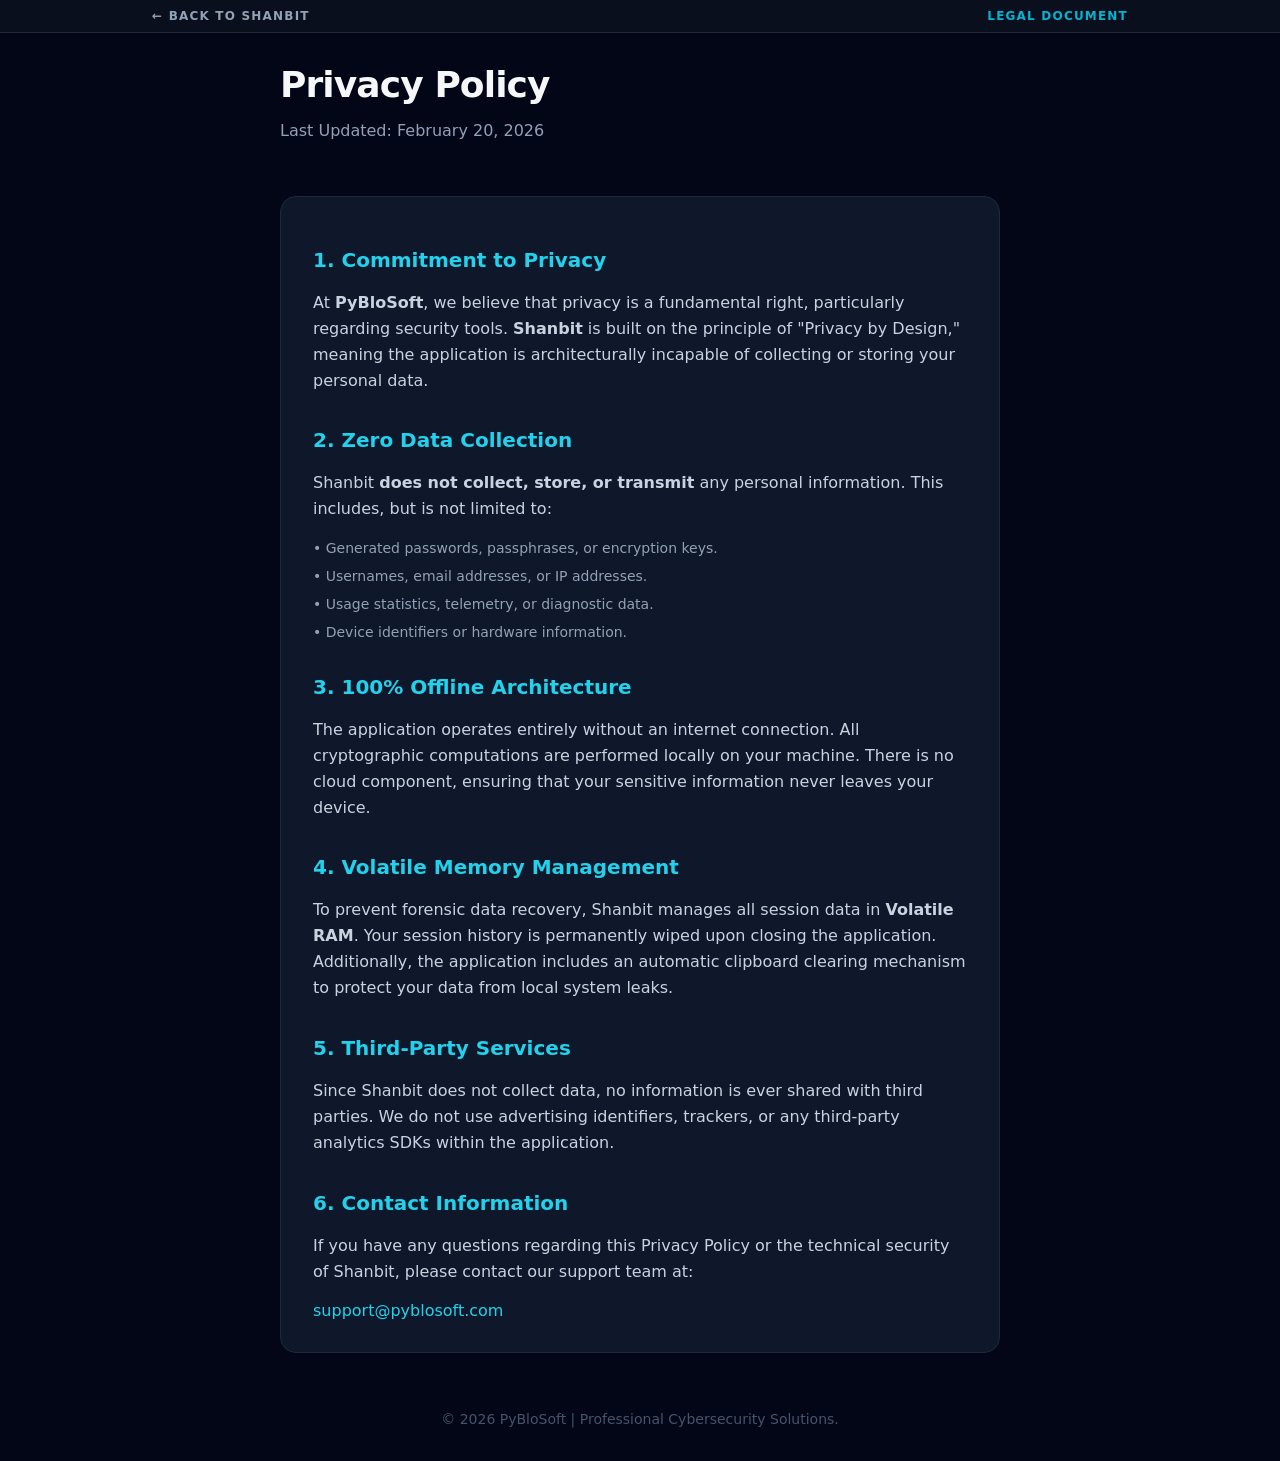
<file: privacy.html>
<!DOCTYPE html>
<html lang="en" class="dark">
<head>
    <script>
            window.addEventListener('scroll', function() {
            (function(w,d,s,l,i){w[l]=w[l]||[];w[l].push({'gtm.start':
            new Date().getTime(),event:'gtm.js'});var f=d.getElementsByTagName(s)[0],
            j=d.createElement(s),dl=l!='dataLayer'?'&l='+l:'';j.async=true;j.src=
            'https://www.googletagmanager.com/gtm.js?id='+i+dl;f.parentNode.insertBefore(j,f);
            })(window,document,'script','dataLayer','GTM-PFBRGDL6');}, { once: true });
        </script>
    <meta charset="UTF-8">
    <meta name="viewport" content="width=device-width, initial-scale=1.0">
    <link rel="canonical" href="https://pyblosoft.com/privacy.html" />
    <meta name="color-scheme" content="dark">
    <meta name="supported-color-schemes" content="dark">
    <meta name="theme-color" content="#020617">

    <title>Privacy Policy | Shanbit</title>
    <link rel="shortcut icon" href="/favicon.ico" type="image/x-icon">
    <link rel="icon" type="image/png" href="/assets/Random-Password-Generator.png" sizes="512x512">
    <link rel="stylesheet" href="./assets/style.css">
</head>
<body class="bg-slate-950 font-sans antialiased">
    <noscript><iframe src="https://www.googletagmanager.com/ns.html?id=GTM-PFBRGDL6" height="0" width="0" style="display:none;visibility:hidden"></iframe></noscript>
    
    <nav class="bg-[#0a0f1e] border-b border-slate-800 sticky top-0 z-50">
        <div class="max-w-5xl mx-auto px-6 py-2 flex justify-between items-center">
            <a href="index.html" class="flex items-center gap-2 hover:opacity-80 transition-opacity">
                <span class="text-xs font-bold tracking-widest uppercase slate-400-fijo">← Back to Shanbit</span>
            </a>
            <span class="text-xs font-bold tracking-widest uppercase cian-500-fijo">Legal Document</span>
        </div>
    </nav>

    <main class="max-w-3xl mx-auto px-6 py-16">
        <header class="mb-8 py-2">
            <h1 class="text-4xl font-extrabold mb-4 tracking-tight mobile-left">Privacy Policy</h1>
            <p class="slate-400-fijo">Last Updated: February 20, 2026</p>
        </header>

        <section class="glass-panel feature-card p-8 rounded-2xl flex flex-col h-full md:p-10 space-y-10">
            
            <div>
                <h2 class="text-xl font-bold cian-400-fijo mb-4 mobile-left">1. Commitment to Privacy</h2>
                <p class="slate-300-fijo leading-relaxed">
                    At <strong>PyBloSoft</strong>, we believe that privacy is a fundamental right, particularly regarding security tools. 
                    <strong>Shanbit</strong> is built on the principle of "Privacy by Design," meaning the application is 
                    architecturally incapable of collecting or storing your personal data.
                </p>
            </div>

            <div>
                <h2 class="text-xl font-bold cian-400-fijo mb-4 mobile-left">2. Zero Data Collection</h2>
                <p class="slate-300-fijo leading-relaxed">
                    Shanbit <strong>does not collect, store, or transmit</strong> any personal information. This includes, but is not limited to:
                </p>
                <ul class="mt-4 space-y-2 slate-400-fijo text-sm">
                    <li>• Generated passwords, passphrases, or encryption keys.</li>
                    <li>• Usernames, email addresses, or IP addresses.</li>
                    <li>• Usage statistics, telemetry, or diagnostic data.</li>
                    <li>• Device identifiers or hardware information.</li>
                </ul>
            </div>

            <div>
                <h2 class="text-xl font-bold cian-400-fijo mb-4 mobile-left">3. 100% Offline Architecture</h2>
                <p class="slate-300-fijo leading-relaxed">
                    The application operates entirely without an internet connection. All cryptographic 
                    computations are performed locally on your machine. There is no cloud component, 
                    ensuring that your sensitive information never leaves your device.
                </p>
            </div>

            <div>
                <h2 class="text-xl font-bold cian-400-fijo mb-4 mobile-left">4. Volatile Memory Management</h2>
                <p class="slate-300-fijo leading-relaxed">
                    To prevent forensic data recovery, Shanbit manages all session data in <strong>Volatile RAM</strong>. 
                    Your session history is permanently wiped upon closing the application. Additionally, 
                    the application includes an automatic clipboard clearing mechanism to protect your data 
                    from local system leaks.
                </p>
            </div>

            <div>
                <h2 class="text-xl font-bold cian-400-fijo mb-4 mobile-left">5. Third-Party Services</h2>
                <p class="slate-300-fijo leading-relaxed">
                    Since Shanbit does not collect data, no information is ever shared with third parties. 
                    We do not use advertising identifiers, trackers, or any third-party analytics SDKs 
                    within the application.
                </p>
            </div>

            <div>
                <h2 class="text-xl font-bold cian-400-fijo mb-4 mobile-left">6. Contact Information</h2>
                <p class="slate-300-fijo leading-relaxed">
                    If you have any questions regarding this Privacy Policy or the technical security of 
                    Shanbit, please contact our support team at:
                </p>
                <a href="mailto:support@pyblosoft.com" class="block mt-4 font-mono cian-400-fijo hover-cian transition-colors">support@pyblosoft.com</a>
            </div>

        </section>

        <footer class="mt-14 mb-8 text-center slate-600-fijo text-sm">
            © 2026 PyBloSoft | Professional Cybersecurity Solutions.
        </footer>
    </main>
</body>
</html>
</file>
<file: assets/style.css>
/* ===============================================
    style.css — Tailwind utility classes used in
    Shanbit landing page (pyblosoft.com)
   =============================================== */

/* --- Reset / Base --- */
*, *::before, *::after {
  box-sizing: border-box;
}

/* --- Layout containers --- */
.max-w-5xl { max-width: 64rem; }
.max-w-4xl { max-width: 56rem; }
.max-w-3xl { max-width: 48rem; }
.max-w-2xl { max-width: 42rem; }
.max-w-xl  { max-width: 36rem; }

.mx-auto  { margin-left: auto; margin-right: auto; }
.px-6     { padding-left: 1.5rem; padding-right: 1.5rem; }

/* --- Padding --- */
.py-2  { padding-top: 0.5rem;  padding-bottom: 0.5rem; }
.py-4  { padding-top: 1rem;    padding-bottom: 1rem; }
.py-8  { padding-top: 2rem;    padding-bottom: 2rem; }
.py-12 { padding-top: 3rem;    padding-bottom: 3rem; }
.pt-2  { padding-top: 0.5rem; }
.pt-4  { padding-top: 1rem; }
.pt-6  { padding-top: 1.5rem; }
.pt-8  { padding-top: 2rem; }
.pt-10 { padding-top: 2.5rem; }
.pb-6  { padding-bottom: 1.5rem; }
.pb-10 { padding-bottom: 2.5rem; }
.pb-12 { padding-bottom: 3rem; }
.pb-24 { padding-bottom: 6rem; }
.p-5   { padding: 1.25rem; }
.p-6   { padding: 1.5rem; }
.p-8   { padding: 2rem; }
.p-10  { padding: 2.5rem; }
.pr-4  { padding-right: 1rem; }

/* --- Margin --- */
.mb-1  { margin-bottom: 0.25rem; }
.mb-2  { margin-bottom: 0.5rem; }
.mb-3  { margin-bottom: 0.75rem; }
.mb-4  { margin-bottom: 1rem; }
.mb-5  { margin-bottom: 1.25rem; }
.mb-6  { margin-bottom: 1.5rem; }
.mb-8  { margin-bottom: 2rem; }
.mb-10 { margin-bottom: 2.5rem; }
.mb-12 { margin-bottom: 3rem; }
.mb-14 { margin-bottom: 3.5rem; }
.mt-2  { margin-top: 0.5rem; }
.mt-4  { margin-top: 1rem; }
.mt-6  { margin-top: 1.5rem; }
.mt-10 { margin-top: 2.5rem; }
.mt-14 { margin-top: 3.5rem; }
.mt-16 { margin-top: 4rem; }
.mt-auto { margin-top: auto; }

/* --- Flexbox --- */
.flex            { display: flex; }
.flex-col        { flex-direction: column; }
.flex-grow       { flex-grow: 1; }
.inline-block    { display: inline-block; }
.items-center    { align-items: center; }
.items-start     { align-items: flex-start; }
.items-stretch   { align-items: stretch; }
.justify-between { justify-content: space-between; }
.justify-center  { justify-content: center; }
.gap-3           { gap: 0.75rem; }
.gap-4           { gap: 1rem; }
.gap-6           { gap: 1.5rem; }
.gap-8           { gap: 2rem; }
.shrink-0        { flex-shrink: 0; }
.space-x-4 > * + * { margin-left: 1rem; }
.space-y-2 > * + * { margin-top: 0.5rem; }
.space-y-3 > * + * { margin-top: 0.75rem; }
.space-y-4 > * + * { margin-top: 1rem; }
.space-y-6 > * + * { margin-top: 1.5rem; }

/* --- Grid --- */
.grid        { display: grid; }
.grid-cols-2 { grid-template-columns: repeat(2, minmax(0, 1fr)); }
@media (min-width: 768px) {
  .md\:grid-cols-2 { grid-template-columns: repeat(2, minmax(0, 1fr)); }
}

/* --- Sizing --- */
.w-6    { width: 1.5rem; }
.w-24   { width: 6rem; }
.w-full { width: 100%; }
.h-14   { height: 3.5rem; }
.h-24   { height: 6rem; }
.h-full { height: 100%; }
@media (min-width: 768px) {
  .md\:w-28 { width: 7rem; }
  .md\:h-28 { height: 7rem; }
}

/* --- Typography --- */
.font-sans      { font-family: ui-sans-serif, system-ui, -apple-system, BlinkMacSystemFont, "Segoe UI", Roboto, "Helvetica Neue", Arial, sans-serif; }
.antialiased    { -webkit-font-smoothing: antialiased; -moz-osx-font-smoothing: grayscale; }
.font-bold      { font-weight: 700; }
.font-extrabold { font-weight: 800; }
.font-medium    { font-weight: 500; }
.font-semibold  { font-weight: 600; }
.italic         { font-style: italic; }
.uppercase      { text-transform: uppercase; }
.underline      { text-decoration-line: underline; }

.text-xs   { font-size: 0.75rem;  line-height: 1rem; }
.text-sm   { font-size: 0.875rem; line-height: 1.25rem; }
.text-base { font-size: 1rem;     line-height: 1.5rem; }
.text-lg   { font-size: 1.125rem; line-height: 1.75rem; }
.text-xl   { font-size: 1.25rem;  line-height: 1.75rem; }
.text-2xl  { font-size: 1.5rem;   line-height: 2rem; }
.text-3xl  { font-size: 1.875rem; line-height: 2.25rem; }
.text-4xl  { font-size: 2.25rem;  line-height: 2.5rem; }
@media (min-width: 768px) {
  .md\:text-3xl { font-size: 1.875rem; line-height: 2.25rem; }
  .md\:text-4xl { font-size: 2.25rem;  line-height: 2.5rem; }
  .md\:text-5xl { font-size: 3rem;     line-height: 1; }
  .md\:text-6xl { font-size: 3.75rem;  line-height: 1; }
}

.tracking-tight   { letter-spacing: -0.025em; }
.tracking-wide    { letter-spacing: 0.025em; }
.tracking-widest  { letter-spacing: 0.1em; }
.leading-none     { line-height: 1; }
.leading-relaxed  { line-height: 1.625; }
.leading-snug     { line-height: 1.375; }
.text-center      { text-align: center; }
.text-left        { text-align: left; }

/* --- Text colors --- */
.text-slate-200   { color: #e2e8f0; }
.text-slate-300   { color: #cbd5e1; }
.text-slate-400   { color: #94a3b8; }
.text-slate-500   { color: #64748b; }
.text-slate-600   { color: #475569; }
.text-cyan-400    { color: #22d3ee; }
.text-cyan-500    { color: #06b6d4; }
.text-emerald-400 { color: #34d399; }
.text-red-400     { color: #f87171; }
.text-orange-400  { color: #fb923c; }
.text-yellow-400  { color: #facc15; }

/* --- Borders & Radius --- */
.rounded-lg  { border-radius: 0.5rem; }
.rounded-xl  { border-radius: 0.75rem; }
.rounded-2xl { border-radius: 1rem; }
.border      { border-width: 1px; border-style: solid; }
.border-t    { border-top-width: 1px; border-top-style: solid; }
.border-b    { border-bottom-width: 1px; border-bottom-style: solid; }
.border-collapse { border-collapse: collapse; }
.border-slate-700 { border-color: #334155; }
.border-slate-800 { border-color: #1e293b; }

/* --- Backgrounds --- */
.bg-slate-950      { background-color: #020617; }
.bg-slate-900\/50  { background-color: rgb(15 23 42 / 0.5); }
.bg-slate-900\/70  { background-color: rgb(15 23 42 / 0.7); }
.bg-slate-950\/50  { background-color: rgb(2 6 23 / 0.5); }

/* --- Table --- */
.overflow-x-auto { overflow-x: auto; }

/* --- Images --- */
.object-cover { object-fit: cover; }

/* --- Positioning --- */
.sticky { position: sticky; }
.top-0  { top: 0; }
.z-50   { z-index: 50; }

/* --- Transitions & Transforms --- */
.transition-transform { transition-property: transform; transition-timing-function: cubic-bezier(0.4,0,0.2,1); transition-duration: 150ms; }
.transition-colors    { transition-property: color, background-color, border-color; transition-timing-function: cubic-bezier(0.4,0,0.2,1); transition-duration: 150ms; }
.hover\:scale-105:hover { transform: scale(1.05); }

/* --- Opacity --- */
.opacity-80 { opacity: 0.8; }

/* --- Links --- */
a { text-decoration: none; }

/* ============================================
    Custom component classes
   ============================================ */

* {
  forced-color-adjust: none !important;
  -webkit-forced-color-adjust: none !important;
}

:root {
  color-scheme: dark !important;
}

body {
  background-color: #020617 !important;
  background-image: linear-gradient(#020617, #020617) !important;
  margin: 0;
  color: transparent !important;
  -webkit-text-fill-color: transparent !important;
  text-shadow: 0 0 0 rgba(248, 250, 252, 0.99) !important;
}

nav {
  background-color: #0a0f1e !important;
  background-image: linear-gradient(#0a0f1e, #0a0f1e) !important;
  border-bottom: 1px solid #1e293b;
  position: sticky;
  top: 0;
  z-index: 50;
}

.feature-card {
  background-color: #0f172a !important;
  background-image: linear-gradient(#0f172a, #0f172a) !important;
  border: 1px solid #1e293b;
  transition: all 0.3s ease;
  display: flex;
  flex-direction: column;
  height: 100%;
  overflow: hidden;
}

@media (hover: hover) {
  .feature-card:hover {
    border-color: #22d3ee;
    transform: translateY(-2px);
  }
}

.feature-card ul {
  text-align: left;
  padding-left: 0;
}

/* --- Color helpers --- */
.text-red-400 {
  color: transparent !important;
  -webkit-text-fill-color: transparent !important;
  text-shadow: 0 0 0 rgba(248, 113, 113, 0.99) !important;
}
.text-orange-400 {
  color: transparent !important;
  -webkit-text-fill-color: transparent !important;
  text-shadow: 0 0 0 rgba(251, 146, 60, 0.99) !important;
}
.text-yellow-400 {
  color: transparent !important;
  -webkit-text-fill-color: transparent !important;
  text-shadow: 0 0 0 rgba(250, 204, 21, 0.99) !important;
}

.cian-400-fijo {
  color: transparent !important;
  -webkit-text-fill-color: transparent !important;
  text-shadow: 0 0 0 rgba(34, 211, 238, 0.99) !important;
}
.cian-500-fijo {
  color: transparent !important;
  -webkit-text-fill-color: transparent !important;
  text-shadow: 0 0 0 rgba(6, 182, 212, 0.99) !important;
}
.emerald-400-fijo {
  color: transparent !important;
  -webkit-text-fill-color: transparent !important;
  text-shadow: 0 0 0 rgba(52, 211, 153, 0.99) !important;
}
.slate-200 {
  color: transparent !important;
  -webkit-text-fill-color: transparent !important;
  text-shadow: 0 0 0 rgba(226, 232, 240, 0.99) !important;
}
.slate-300-fijo {
  color: transparent !important;
  -webkit-text-fill-color: transparent !important;
  text-shadow: 0 0 0 rgba(203, 213, 225, 0.99) !important;
}
.slate-400-fijo {
  color: transparent !important;
  -webkit-text-fill-color: transparent !important;
  text-shadow: 0 0 0 rgba(148, 163, 184, 0.99) !important;
}
.slate-500-fijo {
  color: transparent !important;
  -webkit-text-fill-color: transparent !important;
  text-shadow: 0 0 0 rgba(100, 116, 139, 0.99) !important;
}
.slate-600-fijo {
  color: transparent !important;
  -webkit-text-fill-color: transparent !important;
  text-shadow: 0 0 0 rgba(71, 85, 105, 0.99) !important;
}

.hover-cian:hover {
  text-shadow: 0 0 0 rgba(34, 211, 238, 0.99) !important;
}

strong, b {
  color: transparent !important;
  -webkit-text-fill-color: transparent !important;
  text-shadow: 0 0 0 inherit !important;
}

/* --- Logo & CTA responsive --- */
@media (min-width: 768px) {
  header img {
    width: 8rem !important;
    height: 8rem !important;
    margin-bottom: 0 !important;
  }
  header a img {
    height: 3.5rem !important;
    width: auto !important;
  }
}

/* ============================================
    Responsive fixes (mobile)
   ============================================ */
@media (max-width: 767px) {

  /* --- Alineación izquierda solo en listas --- */
  ul, ol, li { text-align: left !important; }
  table, th, td { text-align: left !important; }

  /* --- Párrafos dentro de cards y secciones de contenido --- */
  .feature-card p,
  .bg-slate-900\/50 p,
  .bg-slate-900\/70 p { text-align: left !important; }

  /* --- h2 y h3 centrados por defecto en móvil --- */
  h2, h3 { text-align: center !important; }

  /* --- Excepción: forzar izquierda con clase específica --- */
  .mobile-left { text-align: left !important; }

  /* --- Solo se centran cuando están dentro de text-center --- */
  .text-center h1,
  .text-center h2,
  .text-center h3,
  .text-center { text-align: center !important; }
  .text-center p { text-align: center !important; }
  blockquote { text-align: center !important; }

  /* --- h3 dentro de cards va a la izquierda --- */
  .feature-card h3,
  .bg-slate-900\/50 h3 { text-align: left !important; }

  /* --- Imágenes --- */
  img {
    max-width: 100%;
    height: auto;
  }

  .feature-card img {
    width: 100%;
    height: auto;
    max-width: 100%;
  }

  /* --- Grid de 2 columnas cae a 1 en mobile --- */
  .grid-cols-2 {
    grid-template-columns: 1fr;
  }

  .grid.grid-cols-2 {
    grid-template-columns: 1fr;
  }

  /* --- Grid de imágenes dentro de feature-card --- */
  .feature-card .grid {
    grid-template-columns: 1fr;
  }

  /* --- feature-card sin overflow para imágenes --- */
  .feature-card {
    overflow: hidden;
  }

  /* --- tabla de entropía en mobile --- */
  table {
    font-size: 0.75rem;
  }

  /* --- footer --- */
  footer .text-sm {
    display: flex;
    flex-direction: column;
    align-items: center;
    gap: 0.5rem;
    line-height: 2;
    font-size: 0;
  }

  footer .text-sm a,
  footer .text-sm strong {
    font-size: 0.875rem;
  }
}

@media (prefers-color-scheme: light) {
  body {
    background-color: #020617 !important;
    background-image: linear-gradient(#020617, #020617) !important;
  }
}
</file>
